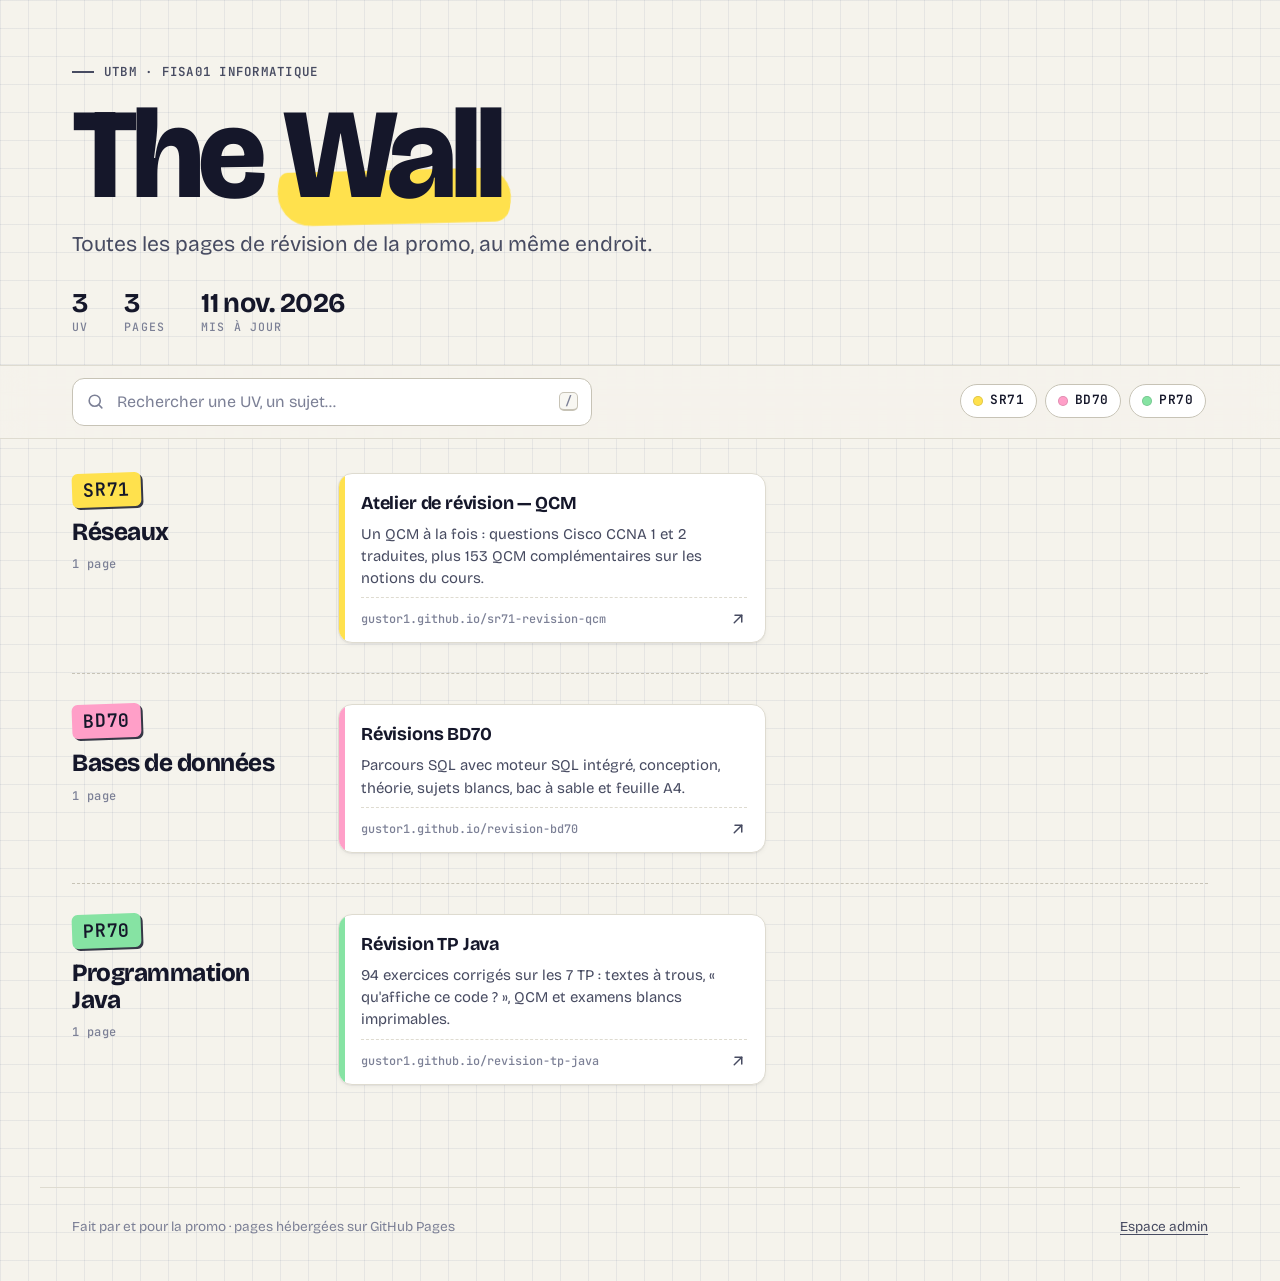
<file: index.html>
<!doctype html>
<html lang="fr">
  <head>
    <meta charset="utf-8" />
    <meta name="viewport" content="width=device-width, initial-scale=1" />
    <title>The Wall · Révisions FISA01 Info</title>
    <meta name="description" content="Toutes les pages de révision de la promo FISA01 Informatique de l'UTBM, au même endroit." />
    <meta name="theme-color" content="#f5f3ec" media="(prefers-color-scheme: light)" />
    <meta name="theme-color" content="#11131b" media="(prefers-color-scheme: dark)" />
    <link rel="icon" href="assets/favicon.svg" type="image/svg+xml" />
    <link rel="preconnect" href="https://fonts.googleapis.com" />
    <link rel="preconnect" href="https://fonts.gstatic.com" crossorigin />
    <link
      rel="stylesheet"
      href="https://fonts.googleapis.com/css2?family=Bricolage+Grotesque:opsz,wght@12..96,400..800&family=JetBrains+Mono:wght@400;500;600&display=swap"
    />
    <link rel="stylesheet" href="assets/css/base.css" />
    <link rel="stylesheet" href="assets/css/wall.css" />
    <script type="module" src="assets/js/wall.js"></script>
  </head>
  <body>
    <a class="skip" href="#wall">Aller aux pages de révision</a>

    <header class="hero container">
      <p class="eyebrow" id="promo">UTBM · FISA01 Informatique</p>
      <h1 class="hero-title" id="site-title">The <span class="hl">Wall</span></h1>
      <p class="hero-sub" id="site-subtitle">Toutes les pages de révision de la promo, au même endroit.</p>
      <dl class="stats">
        <div><dt>UV</dt><dd id="stat-uvs">–</dd></div>
        <div><dt>Pages</dt><dd id="stat-links">–</dd></div>
        <div><dt>Mis à jour</dt><dd id="stat-updated">–</dd></div>
      </dl>
    </header>

    <div class="toolbar">
      <div class="container toolbar-inner">
        <div class="search" role="search">
          <svg class="icon" viewBox="0 0 24 24" fill="none" stroke="currentColor" stroke-width="2" stroke-linecap="round" aria-hidden="true">
            <circle cx="11" cy="11" r="7" />
            <path d="m20 20-3.5-3.5" />
          </svg>
          <label class="visually-hidden" for="q">Rechercher une page de révision</label>
          <input id="q" type="search" placeholder="Rechercher une UV, un sujet…" autocomplete="off" spellcheck="false" />
          <kbd title="Raccourci clavier">/</kbd>
        </div>
        <span class="result-count" id="result-count" aria-live="polite"></span>
        <nav class="uv-nav" id="uv-nav" aria-label="Aller à une UV"></nav>
      </div>
    </div>

    <main id="wall" class="wall container" tabindex="-1">
      <div class="skeleton" aria-label="Chargement des pages">
        <span></span><span></span><span></span>
      </div>
    </main>

    <footer class="footer container">
      <span>Fait par et pour la promo · pages hébergées sur GitHub Pages</span>
      <a href="admin.html">Espace admin</a>
    </footer>
  </body>
</html>
</file>
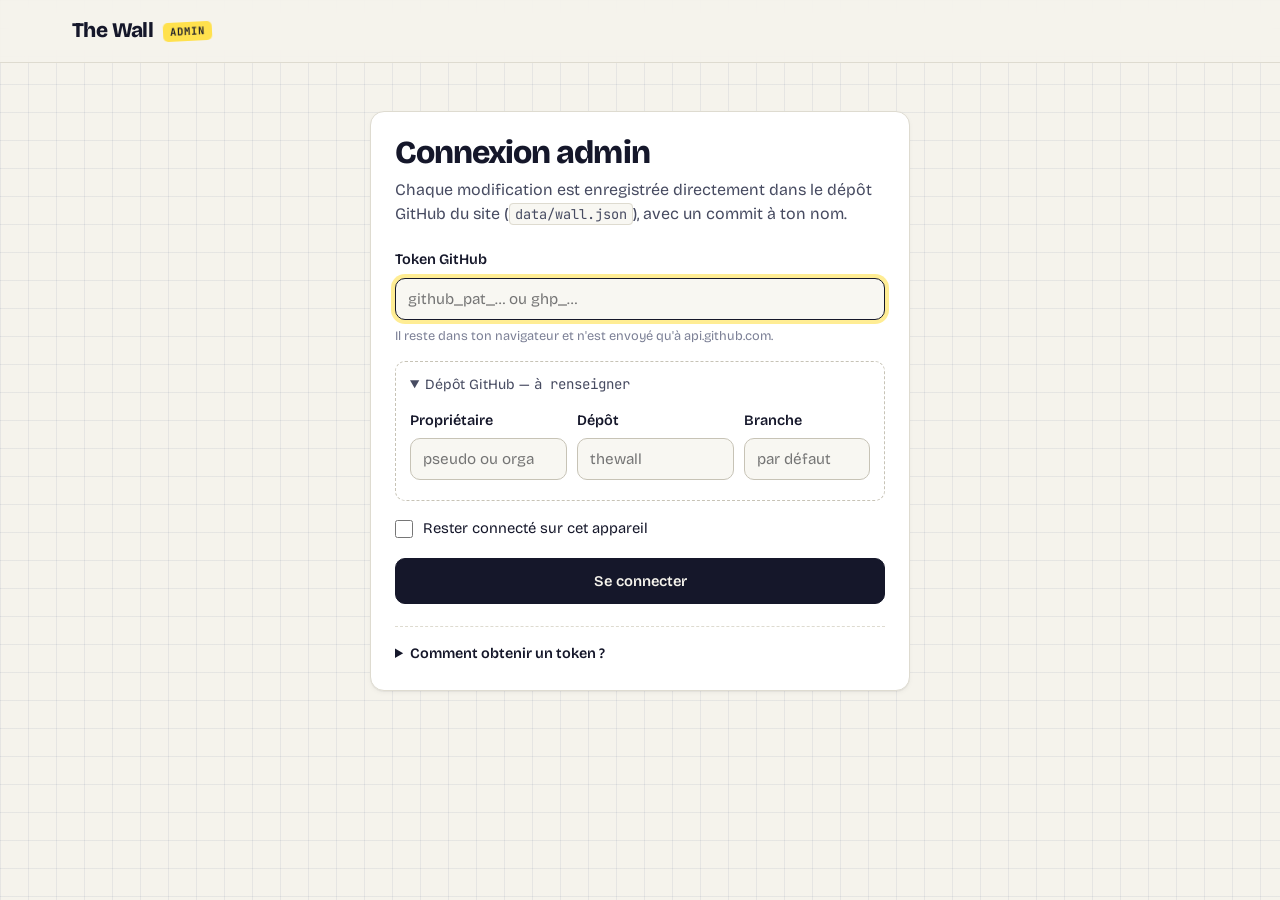
<file: admin.html>
<!doctype html>
<html lang="fr">
  <head>
    <meta charset="utf-8" />
    <meta name="viewport" content="width=device-width, initial-scale=1" />
    <meta name="robots" content="noindex, nofollow" />
    <title>Admin · The Wall</title>
    <link rel="icon" href="assets/favicon.svg" type="image/svg+xml" />
    <link rel="preconnect" href="https://fonts.googleapis.com" />
    <link rel="preconnect" href="https://fonts.gstatic.com" crossorigin />
    <link
      rel="stylesheet"
      href="https://fonts.googleapis.com/css2?family=Bricolage+Grotesque:opsz,wght@12..96,400..800&family=JetBrains+Mono:wght@400;500;600&display=swap"
    />
    <link rel="stylesheet" href="assets/css/base.css" />
    <link rel="stylesheet" href="assets/css/admin.css" />
    <script type="module" src="assets/js/admin.js"></script>
  </head>
  <body>
    <header class="admin-bar">
      <div class="container admin-bar-inner">
        <a class="brand" href="./" title="Voir le site public">The Wall <small>admin</small></a>
        <div class="session" id="session" hidden>
          <a class="session-repo" id="session-repo" target="_blank" rel="noopener"></a>
          <img id="session-avatar" alt="" width="28" height="28" />
          <span class="session-login" id="session-login"></span>
          <button class="btn ghost sm" type="button" data-action="logout">Déconnexion</button>
        </div>
      </div>
    </header>

    <main class="container admin-main">
      <!-- Connexion -->
      <section id="view-login" class="login" hidden>
        <div class="panel">
          <h1>Connexion admin</h1>
          <p class="lead">
            Chaque modification est enregistrée directement dans le dépôt GitHub du site
            (<code>data/wall.json</code>), avec un commit à ton nom.
          </p>

          <form id="login-form" novalidate>
            <div class="field">
              <label for="token">Token GitHub</label>
              <input id="token" type="password" autocomplete="off" spellcheck="false" placeholder="github_pat_… ou ghp_…" />
              <span class="hint">Il reste dans ton navigateur et n'est envoyé qu'à api.github.com.</span>
            </div>

            <details class="repo-box" id="repo-box">
              <summary>Dépôt GitHub — <span class="mono" id="repo-summary">non détecté</span></summary>
              <div class="row-3">
                <div class="field">
                  <label for="owner">Propriétaire</label>
                  <input id="owner" type="text" autocomplete="off" spellcheck="false" placeholder="pseudo ou orga" />
                </div>
                <div class="field">
                  <label for="repo">Dépôt</label>
                  <input id="repo" type="text" autocomplete="off" spellcheck="false" placeholder="thewall" />
                </div>
                <div class="field">
                  <label for="branch">Branche</label>
                  <input id="branch" type="text" autocomplete="off" spellcheck="false" placeholder="par défaut" />
                </div>
              </div>
            </details>

            <label class="check"><input type="checkbox" id="remember" /> Rester connecté sur cet appareil</label>
            <p class="error-box" id="login-error" role="alert" hidden></p>
            <button class="btn primary block" type="submit" id="login-submit">Se connecter</button>
          </form>

          <details class="help">
            <summary>Comment obtenir un token ?</summary>
            <ol>
              <li>Le propriétaire du dépôt t'ajoute comme collaborateur (<em>Settings → Collaborators</em>) ou comme membre de l'organisation.</li>
              <li>
                Crée un
                <a href="https://github.com/settings/personal-access-tokens/new" target="_blank" rel="noopener">token « fine-grained »</a> :
                accès au seul dépôt du mur, permission <b>Contents : Read and write</b>, avec une date d'expiration.
              </li>
              <li>
                Si le dépôt appartient au compte perso de quelqu'un d'autre, GitHub ne le propose pas aux tokens fine-grained : crée alors un
                <a href="https://github.com/settings/tokens/new?scopes=public_repo&amp;description=The%20Wall%20admin" target="_blank" rel="noopener">token classique</a>
                avec uniquement la case <b>public_repo</b>.
              </li>
              <li>Colle le token ci-dessus. Ne le partage jamais : il permet d'écrire dans le dépôt en ton nom.</li>
            </ol>
          </details>
        </div>
      </section>

      <!-- Gestion du mur -->
      <section id="view-app" hidden>
        <div class="app-head">
          <div>
            <p class="app-stats" id="app-stats"></p>
            <h1>Gérer le mur</h1>
          </div>
          <div class="app-actions">
            <button class="btn primary" type="button" data-action="add-link">+ Ajouter une page</button>
            <button class="btn" type="button" data-action="add-uv">+ Ajouter une UV</button>
            <button class="btn ghost" type="button" data-action="refresh" title="Relire la dernière version depuis GitHub">Recharger</button>
          </div>
        </div>

        <div class="uv-list" id="uv-list"></div>

        <div class="grid-2">
          <section class="panel">
            <h2>Infos du site</h2>
            <form id="site-form" novalidate>
              <div class="field">
                <label for="site-title">Titre</label>
                <input id="site-title" type="text" maxlength="40" />
              </div>
              <div class="field">
                <label for="site-subtitle">Sous-titre</label>
                <input id="site-subtitle" type="text" maxlength="140" />
              </div>
              <div class="field">
                <label for="site-promo">Promo</label>
                <input id="site-promo" type="text" maxlength="60" />
              </div>
              <button class="btn" type="submit">Enregistrer et publier</button>
            </form>
          </section>
          <section class="panel">
            <h2>Dernières modifications</h2>
            <ol class="history" id="history"></ol>
          </section>
        </div>
      </section>
    </main>

    <!-- Ajouter / modifier une page -->
    <dialog id="dlg-link" aria-labelledby="dlg-link-title">
      <form id="link-form" novalidate>
        <div class="dlg-body">
          <h2 id="dlg-link-title">Ajouter une page</h2>
          <div class="field">
            <label for="link-url">Adresse de la page</label>
            <input id="link-url" type="url" inputmode="url" autocomplete="off" spellcheck="false" placeholder="https://pseudo.github.io/revision-xxx/" />
            <span class="hint warn" id="link-url-dup"></span>
            <span class="hint" id="link-url-status"></span>
          </div>
          <div class="hint-box" id="link-url-suggest" hidden>
            <span></span>
            <button class="btn sm" type="button" id="link-url-apply">Utiliser ce lien</button>
          </div>
          <div class="field">
            <label for="link-uv">UV</label>
            <select id="link-uv"></select>
          </div>
          <div class="field">
            <label for="link-title">Titre</label>
            <input id="link-title" type="text" maxlength="120" autocomplete="off" />
          </div>
          <div class="field">
            <label for="link-desc">Description <span class="muted">(facultatif)</span></label>
            <textarea id="link-desc" maxlength="300" rows="3"></textarea>
          </div>
          <p class="error-box" role="alert" hidden></p>
        </div>
        <div class="dlg-foot">
          <button class="btn ghost" type="button" data-close>Annuler</button>
          <button class="btn primary" type="submit" id="link-submit">Publier</button>
        </div>
      </form>
    </dialog>

    <!-- Ajouter / modifier une UV -->
    <dialog id="dlg-uv" aria-labelledby="dlg-uv-title">
      <form id="uv-form" novalidate>
        <div class="dlg-body">
          <h2 id="dlg-uv-title">Ajouter une UV</h2>
          <div class="field">
            <label for="uv-code">Code de l'UV</label>
            <input id="uv-code" type="text" maxlength="12" autocomplete="off" spellcheck="false" placeholder="SR71" class="mono upper" />
          </div>
          <div class="field">
            <label for="uv-name">Nom</label>
            <input id="uv-name" type="text" maxlength="80" autocomplete="off" placeholder="Réseaux" />
          </div>
          <div class="field">
            <label for="uv-desc">Description <span class="muted">(facultatif)</span></label>
            <textarea id="uv-desc" maxlength="240" rows="2"></textarea>
          </div>
          <p class="error-box" role="alert" hidden></p>
        </div>
        <div class="dlg-foot">
          <button class="btn ghost" type="button" data-close>Annuler</button>
          <button class="btn primary" type="submit" id="uv-submit">Publier</button>
        </div>
      </form>
    </dialog>

    <!-- Confirmation -->
    <dialog id="dlg-confirm" class="dlg-sm" aria-labelledby="dlg-confirm-title">
      <form method="dialog">
        <div class="dlg-body">
          <h2 id="dlg-confirm-title"></h2>
          <p id="dlg-confirm-text"></p>
        </div>
        <div class="dlg-foot">
          <button class="btn ghost" value="no">Annuler</button>
          <button class="btn danger" value="yes" id="dlg-confirm-ok">Supprimer</button>
        </div>
      </form>
    </dialog>

    <div class="toast" id="toast" popover="manual" role="status" aria-live="polite"></div>
  </body>
</html>
</file>
<file: assets/css/base.css>
/* ==========================================================================
   The Wall — base commune (tokens, typo, boutons, champs)
   Thème « cahier de révision » : papier quadrillé, encre, surligneurs.
   ========================================================================== */

*,
*::before,
*::after {
  box-sizing: border-box;
}

:root {
  color-scheme: light;

  --paper: #f5f3ec;
  --grid: rgba(38, 58, 120, 0.075);
  --surface: #ffffff;
  --surface-2: #f8f7f2;
  --ink: #15172a;
  --ink-2: #474b61;
  --ink-3: #7c8096;
  --line: #dedbd0;
  --line-strong: #c7c3b6;
  --accent: #2443d6;
  --danger: #c22f2f;
  --ok: #1d7f47;

  /* Surligneurs (une couleur par UV) */
  --hl: #ffe14d;
  --hl-1: #ffe14d;
  --hl-2: #ff9fc8;
  --hl-3: #86e3a3;
  --hl-4: #8ccfff;
  --hl-5: #ffbd76;
  --hl-6: #c8b0ff;
  --hl-ink: #15172a;

  --sticker-shadow: rgba(21, 23, 42, 0.85);
  --shadow-sm: 0 1px 0 rgba(21, 23, 42, 0.04), 0 2px 6px -2px rgba(21, 23, 42, 0.08);
  --shadow-lg: 0 2px 0 rgba(21, 23, 42, 0.04), 0 16px 32px -14px rgba(21, 23, 42, 0.28);
  --radius: 14px;

  --font-body: "Bricolage Grotesque", system-ui, -apple-system, "Segoe UI", sans-serif;
  --font-display: "Bricolage Grotesque", system-ui, -apple-system, "Segoe UI", sans-serif;
  --font-mono: "JetBrains Mono", ui-monospace, "Cascadia Code", Consolas, monospace;
}

@media (prefers-color-scheme: dark) {
  :root {
    color-scheme: dark;

    --paper: #11131b;
    --grid: rgba(140, 160, 255, 0.055);
    --surface: #1a1d29;
    --surface-2: #151823;
    --ink: #eceef6;
    --ink-2: #b4b9cd;
    --ink-3: #7f859d;
    --line: #2a2e3e;
    --line-strong: #3b4054;
    --accent: #8fa3ff;
    --danger: #ff6b6b;
    --ok: #5fd08f;

    --hl: #f2d23c;
    --hl-1: #f2d23c;
    --hl-2: #f58cb9;
    --hl-3: #6fd690;
    --hl-4: #74bff5;
    --hl-5: #f5ab5f;
    --hl-6: #b59cf5;

    --sticker-shadow: rgba(0, 0, 0, 0.7);
    --shadow-sm: 0 1px 0 rgba(0, 0, 0, 0.2), 0 2px 8px -2px rgba(0, 0, 0, 0.35);
    --shadow-lg: 0 2px 0 rgba(0, 0, 0, 0.2), 0 18px 36px -14px rgba(0, 0, 0, 0.6);
  }
}

html {
  -webkit-text-size-adjust: 100%;
  scroll-behavior: smooth;
  scroll-padding-top: 150px;
}

body {
  margin: 0;
  min-height: 100vh;
  font-family: var(--font-body);
  font-size: 16px;
  line-height: 1.55;
  font-variation-settings: "opsz" 14;
  color: var(--ink);
  background-color: var(--paper);
  background-image:
    linear-gradient(var(--grid) 1px, transparent 1px),
    linear-gradient(90deg, var(--grid) 1px, transparent 1px);
  background-size: 28px 28px;
  -webkit-font-smoothing: antialiased;
  overflow-x: hidden;
}

.container {
  width: 100%;
  max-width: 1200px;
  margin-inline: auto;
  padding-inline: 16px;
}

@media (min-width: 720px) {
  .container {
    padding-inline: 32px;
  }
}

a {
  color: inherit;
}

:focus-visible {
  outline: 3px solid var(--accent);
  outline-offset: 2px;
  border-radius: 6px;
}

.skip {
  position: absolute;
  left: -9999px;
  top: 12px;
  z-index: 100;
  padding: 8px 14px;
  border-radius: 8px;
  background: var(--ink);
  color: var(--paper);
  text-decoration: none;
}

.skip:focus {
  left: 16px;
}

.visually-hidden {
  position: absolute !important;
  width: 1px;
  height: 1px;
  overflow: hidden;
  clip: rect(0 0 0 0);
  white-space: nowrap;
}

.mono {
  font-family: var(--font-mono);
}

.muted {
  color: var(--ink-3);
}

/* Surligneur pour les résultats de recherche */
mark {
  color: var(--hl-ink);
  background: var(--hl);
  border-radius: 0.2em 0.35em 0.25em 0.3em;
  padding: 0 0.08em;
  box-decoration-break: clone;
  -webkit-box-decoration-break: clone;
}

kbd {
  display: inline-grid;
  place-items: center;
  min-width: 1.6em;
  height: 1.6em;
  padding: 0 0.4em;
  font: 600 0.75rem/1 var(--font-mono);
  color: var(--ink-3);
  border: 1px solid var(--line-strong);
  border-bottom-width: 2px;
  border-radius: 5px;
  background: var(--surface-2);
}

/* Étiquette d'UV façon gommette */
.uv-code {
  display: inline-block;
  padding: 0.42em 0.6em;
  font: 600 0.95rem/1 var(--font-mono);
  letter-spacing: 0.04em;
  color: var(--hl-ink);
  background: var(--uv, var(--hl));
  border-radius: 6px;
  box-shadow: 2px 2px 0 var(--sticker-shadow);
  transform: rotate(-2deg);
  white-space: nowrap;
}

.uv-code mark {
  background: var(--surface);
  color: var(--hl-ink);
}

/* Boutons */
.btn {
  display: inline-flex;
  align-items: center;
  justify-content: center;
  gap: 8px;
  height: 40px;
  padding: 0 16px;
  font: 600 0.92rem/1 var(--font-body);
  color: var(--ink);
  text-decoration: none;
  background: var(--surface);
  border: 1.5px solid var(--line-strong);
  border-radius: 10px;
  cursor: pointer;
  transition: background-color 0.15s, border-color 0.15s, transform 0.1s;
}

.btn:hover {
  border-color: var(--ink);
}

.btn:active {
  transform: translateY(1px);
}

.btn.primary {
  color: var(--paper);
  background: var(--ink);
  border-color: var(--ink);
}

.btn.primary:hover {
  background: color-mix(in srgb, var(--ink) 82%, var(--accent));
}

.btn.danger {
  color: #fff;
  background: var(--danger);
  border-color: var(--danger);
}

.btn.ghost {
  background: transparent;
  border-color: transparent;
}

.btn.ghost:hover {
  background: var(--surface-2);
  border-color: var(--line);
}

.btn.sm {
  height: 34px;
  padding: 0 12px;
  font-size: 0.85rem;
}

.btn:disabled {
  opacity: 0.55;
  cursor: progress;
}

.btn .icon {
  width: 18px;
  height: 18px;
  flex: none;
}

/* Champs */
.input,
.field input,
.field select,
.field textarea {
  width: 100%;
  height: 42px;
  padding: 0 12px;
  font: inherit;
  font-size: 0.95rem;
  color: var(--ink);
  background: var(--surface-2);
  border: 1.5px solid var(--line-strong);
  border-radius: 10px;
  transition: border-color 0.15s, box-shadow 0.15s;
}

.field textarea {
  height: auto;
  min-height: 88px;
  padding: 10px 12px;
  line-height: 1.45;
  resize: vertical;
}

.input:focus,
.field input:focus,
.field select:focus,
.field textarea:focus {
  outline: none;
  border-color: var(--ink);
  box-shadow: 0 0 0 4px color-mix(in srgb, var(--hl) 60%, transparent);
}

@media (prefers-reduced-motion: reduce) {
  html {
    scroll-behavior: auto;
  }

  *,
  *::before,
  *::after {
    transition: none !important;
    animation: none !important;
  }
}
</file>
<file: assets/css/wall.css>
/* ==========================================================================
   The Wall — page publique
   ========================================================================== */

/* En-tête */
.hero {
  padding-block: 56px 32px;
}

.eyebrow {
  display: inline-flex;
  align-items: center;
  gap: 10px;
  margin: 0;
  font: 600 0.78rem/1 var(--font-mono);
  letter-spacing: 0.1em;
  text-transform: uppercase;
  color: var(--ink-2);
}

.eyebrow::before {
  content: "";
  width: 22px;
  height: 2px;
  background: var(--ink-2);
}

.hero-title {
  margin: 18px 0 18px;
  font-family: var(--font-display);
  font-size: clamp(3.4rem, 13vw, 8rem);
  font-weight: 800;
  font-variation-settings: "opsz" 96;
  line-height: 0.88;
  letter-spacing: -0.045em;
}

.hero-title .hl {
  position: relative;
  z-index: 0;
  white-space: nowrap;
}

.hero-title .hl::before {
  content: "";
  position: absolute;
  z-index: -1;
  left: -0.05em;
  right: -0.09em;
  bottom: 0.04em;
  height: 0.42em;
  background: var(--hl);
  border-radius: 0.06em 0.28em 0.1em 0.32em;
  transform: rotate(-1.4deg) skewX(-10deg);
  transform-origin: left center;
  animation: swipe 0.7s 0.15s cubic-bezier(0.2, 0.7, 0.2, 1) both;
}

@keyframes swipe {
  from {
    transform: rotate(-1.4deg) skewX(-10deg) scaleX(0);
  }
}

.hero-sub {
  max-width: 44ch;
  margin: 0;
  font-size: clamp(1.08rem, 2.3vw, 1.32rem);
  line-height: 1.45;
  color: var(--ink-2);
}

.stats {
  display: flex;
  flex-wrap: wrap;
  gap: 14px 36px;
  margin: 30px 0 0;
  padding: 0;
}

.stats div {
  display: flex;
  flex-direction: column-reverse;
  gap: 4px;
}

.stats dt {
  font: 500 0.72rem/1 var(--font-mono);
  letter-spacing: 0.1em;
  text-transform: uppercase;
  color: var(--ink-3);
}

.stats dd {
  margin: 0;
  font: 700 1.7rem/1 var(--font-display);
  letter-spacing: -0.02em;
}

/* Barre de recherche collante */
.toolbar {
  position: sticky;
  top: 0;
  z-index: 20;
  background: color-mix(in srgb, var(--paper) 86%, transparent);
  -webkit-backdrop-filter: blur(12px);
  backdrop-filter: blur(12px);
  border-block: 1px solid var(--line);
}

.toolbar-inner {
  display: flex;
  flex-wrap: wrap;
  align-items: center;
  gap: 10px 18px;
  padding-block: 12px;
}

.search {
  position: relative;
  display: flex;
  align-items: center;
  flex: 1 1 340px;
  max-width: 520px;
}

.search .icon {
  position: absolute;
  left: 14px;
  width: 19px;
  height: 19px;
  color: var(--ink-3);
  pointer-events: none;
}

.search input {
  width: 100%;
  height: 48px;
  padding: 0 46px 0 44px;
  font: inherit;
  font-size: 1rem;
  color: var(--ink);
  background: var(--surface);
  border: 1.5px solid var(--line-strong);
  border-radius: 12px;
  transition: border-color 0.15s, box-shadow 0.15s;
}

.search input::placeholder {
  color: var(--ink-3);
}

.search input:focus {
  outline: none;
  border-color: var(--ink);
  box-shadow: 0 0 0 4px color-mix(in srgb, var(--hl) 65%, transparent);
}

.search kbd {
  position: absolute;
  right: 14px;
  pointer-events: none;
}

.search input:not(:placeholder-shown) ~ kbd,
.search input:focus ~ kbd {
  display: none;
}

@media (hover: none) {
  .search kbd {
    display: none;
  }
}

.result-count {
  font: 500 0.78rem/1 var(--font-mono);
  color: var(--ink-3);
  white-space: nowrap;
}

.uv-nav {
  display: flex;
  gap: 8px;
  flex: 1 1 100%;
  min-width: 0;
  overflow-x: auto;
  padding: 2px 2px 4px;
  scrollbar-width: none;
}

.uv-nav::-webkit-scrollbar {
  display: none;
}

@media (min-width: 1000px) {
  .uv-nav {
    flex: 1 1 0;
    justify-content: flex-end;
  }
}

.chip {
  display: inline-flex;
  align-items: center;
  gap: 7px;
  height: 34px;
  padding: 0 12px;
  font: 600 0.8rem/1 var(--font-mono);
  letter-spacing: 0.03em;
  color: var(--ink);
  text-decoration: none;
  white-space: nowrap;
  background: var(--surface);
  border: 1px solid var(--line-strong);
  border-radius: 999px;
  transition: border-color 0.15s, opacity 0.2s, transform 0.15s;
}

.chip::before {
  content: "";
  width: 10px;
  height: 10px;
  border-radius: 50%;
  background: var(--uv);
  box-shadow: inset 0 0 0 1px rgba(0, 0, 0, 0.12);
}

.chip:hover {
  border-color: var(--ink);
  transform: translateY(-1px);
}

.chip.is-dim {
  opacity: 0.35;
  pointer-events: none;
}

/* Le mur */
.wall {
  padding-block: 28px 72px;
}

.uv {
  display: grid;
  grid-template-columns: minmax(0, 1fr);
  gap: 18px;
  padding-block: 30px;
  border-top: 1.5px dashed var(--line-strong);
}

.uv:first-child {
  border-top: 0;
  padding-top: 6px;
}

.uv-head {
  display: flex;
  flex-wrap: wrap;
  align-items: center;
  gap: 8px 14px;
}

.uv-name {
  margin: 0;
  font: 750 1.55rem/1.1 var(--font-display);
  font-variation-settings: "opsz" 48;
  letter-spacing: -0.02em;
}

.uv-desc {
  flex-basis: 100%;
  margin: 0;
  font-size: 0.95rem;
  color: var(--ink-2);
}

.uv-meta {
  margin: 0;
  font: 500 0.75rem/1 var(--font-mono);
  letter-spacing: 0.04em;
  color: var(--ink-3);
}

@media (min-width: 900px) {
  .uv {
    grid-template-columns: 230px minmax(0, 1fr);
    gap: 36px;
  }

  .uv-head {
    position: sticky;
    top: 96px;
    flex-direction: column;
    align-items: flex-start;
    align-self: start;
    gap: 12px;
  }

  .uv-head .uv-code {
    font-size: 1.15rem;
  }
}

.cards {
  display: grid;
  grid-template-columns: repeat(auto-fill, minmax(min(100%, 290px), 1fr));
  gap: 14px;
  margin: 0;
  padding: 0;
  list-style: none;
}

.card {
  position: relative;
  display: flex;
  flex-direction: column;
  gap: 8px;
  height: 100%;
  padding: 18px 18px 14px 22px;
  color: inherit;
  text-decoration: none;
  background: var(--surface);
  border: 1px solid var(--line);
  border-radius: var(--radius);
  box-shadow: var(--shadow-sm);
  overflow: hidden;
  transition: transform 0.18s ease, box-shadow 0.18s ease, border-color 0.18s ease;
}

.card::before {
  content: "";
  position: absolute;
  inset: 0 auto 0 0;
  width: 6px;
  background: var(--uv);
}

.card:hover {
  transform: translateY(-3px);
  border-color: var(--line-strong);
  box-shadow: var(--shadow-lg);
}

.card:focus-visible {
  outline-offset: 3px;
  border-radius: var(--radius);
}

.card-title {
  font: 700 1.14rem/1.25 var(--font-display);
  font-variation-settings: "opsz" 32;
  letter-spacing: -0.01em;
}

.card-desc {
  font-size: 0.93rem;
  line-height: 1.5;
  color: var(--ink-2);
}

.card-foot {
  display: flex;
  align-items: center;
  gap: 8px;
  margin-top: auto;
  padding-top: 12px;
  font: 500 0.74rem/1.2 var(--font-mono);
  color: var(--ink-3);
  border-top: 1px dashed var(--line);
}

.card-host {
  flex: 1;
  min-width: 0;
  overflow: hidden;
  text-overflow: ellipsis;
  white-space: nowrap;
}

.badge-new {
  flex: none;
  padding: 4px 7px;
  font: 600 0.66rem/1 var(--font-mono);
  letter-spacing: 0.08em;
  text-transform: uppercase;
  color: var(--paper);
  background: var(--ink);
  border-radius: 999px;
}

.card-arrow {
  flex: none;
  width: 18px;
  height: 18px;
  color: var(--ink-2);
  transition: transform 0.18s ease, color 0.18s ease;
}

.card:hover .card-arrow {
  transform: translate(2px, -2px);
  color: var(--ink);
}

.wall.animate .card {
  animation: rise 0.45s cubic-bezier(0.2, 0.7, 0.2, 1) both;
  animation-delay: calc(var(--i, 0) * 40ms + 80ms);
}

@keyframes rise {
  from {
    opacity: 0;
    transform: translateY(10px);
  }
}

.uv-empty {
  margin: 0;
  padding: 18px;
  font-style: italic;
  color: var(--ink-3);
  border: 1.5px dashed var(--line-strong);
  border-radius: var(--radius);
}

/* États : chargement, vide, erreur */
.state {
  max-width: 520px;
  margin: 24px auto;
  padding: 48px 16px;
  text-align: center;
  color: var(--ink-2);
}

.state h2 {
  margin: 0 0 8px;
  font: 700 1.4rem/1.2 var(--font-display);
  color: var(--ink);
}

.state p {
  margin: 0 0 18px;
}

.skeleton {
  display: grid;
  gap: 14px;
  grid-template-columns: repeat(auto-fill, minmax(min(100%, 290px), 1fr));
  padding-top: 8px;
}

.skeleton span {
  height: 150px;
  border-radius: var(--radius);
  background: linear-gradient(90deg, var(--surface) 30%, var(--surface-2) 50%, var(--surface) 70%) 0 0 / 300% 100%;
  border: 1px solid var(--line);
  animation: shimmer 1.4s linear infinite;
}

@keyframes shimmer {
  to {
    background-position: -150% 0;
  }
}

/* Pied de page */
.footer {
  display: flex;
  flex-wrap: wrap;
  justify-content: space-between;
  gap: 10px 24px;
  padding-block: 28px 44px;
  font-size: 0.85rem;
  color: var(--ink-3);
  border-top: 1px solid var(--line);
}

.footer a {
  color: var(--ink-2);
  text-underline-offset: 3px;
}

.footer a:hover {
  color: var(--ink);
}
</file>
<file: assets/css/admin.css>
/* ==========================================================================
   The Wall — interface admin
   ========================================================================== */

body.is-busy {
  cursor: progress;
}

/* Barre du haut */
.admin-bar {
  position: sticky;
  top: 0;
  z-index: 20;
  background: color-mix(in srgb, var(--paper) 88%, transparent);
  -webkit-backdrop-filter: blur(12px);
  backdrop-filter: blur(12px);
  border-bottom: 1px solid var(--line);
}

.admin-bar-inner {
  display: flex;
  align-items: center;
  justify-content: space-between;
  gap: 12px;
  min-height: 62px;
}

.brand {
  display: inline-flex;
  align-items: center;
  gap: 10px;
  font: 800 1.3rem/1 var(--font-display);
  letter-spacing: -0.03em;
  text-decoration: none;
  white-space: nowrap;
}

.brand small {
  padding: 4px 7px;
  font: 600 0.66rem/1 var(--font-mono);
  letter-spacing: 0.1em;
  text-transform: uppercase;
  color: var(--hl-ink);
  background: var(--hl);
  border-radius: 5px;
  transform: rotate(-3deg);
}

.session {
  display: flex;
  align-items: center;
  gap: 10px;
  min-width: 0;
  font-size: 0.88rem;
}

.session[hidden] {
  display: none;
}

.session img {
  width: 28px;
  height: 28px;
  border-radius: 50%;
  border: 1px solid var(--line);
}

.session-repo {
  max-width: 30ch;
  overflow: hidden;
  font: 500 0.76rem/1 var(--font-mono);
  color: var(--ink-3);
  text-decoration: none;
  text-overflow: ellipsis;
  white-space: nowrap;
}

.session-repo:hover {
  color: var(--ink);
  text-decoration: underline;
}

@media (max-width: 680px) {
  .session-repo,
  .session-login {
    display: none;
  }
}

.admin-main {
  padding-bottom: 80px;
}

/* Panneaux & formulaires */
.panel {
  padding: 24px;
  background: var(--surface);
  border: 1px solid var(--line);
  border-radius: var(--radius);
  box-shadow: var(--shadow-sm);
}

.panel h2 {
  margin: 0 0 16px;
  font: 700 1.15rem/1.2 var(--font-display);
}

.field {
  display: grid;
  gap: 6px;
  margin-bottom: 16px;
}

.field label {
  font-size: 0.9rem;
  font-weight: 600;
}

.hint {
  font-size: 0.8rem;
  color: var(--ink-3);
}

.hint:empty {
  display: none;
}

.hint.warn {
  color: var(--danger);
}

.upper {
  text-transform: uppercase;
}

.error-box {
  margin: 0 0 16px;
  padding: 10px 12px;
  font-size: 0.9rem;
  color: var(--danger);
  background: color-mix(in srgb, var(--danger) 9%, var(--surface));
  border: 1px solid color-mix(in srgb, var(--danger) 35%, transparent);
  border-radius: 10px;
}

.error-box[hidden] {
  display: none;
}

.btn.block {
  width: 100%;
  height: 46px;
}

/* Connexion */
.login {
  max-width: 540px;
  margin: 48px auto 0;
}

.login h1 {
  margin: 0 0 8px;
  font: 800 2rem/1.05 var(--font-display);
  letter-spacing: -0.03em;
}

.lead {
  margin: 0 0 22px;
  color: var(--ink-2);
}

.lead code {
  padding: 1px 5px;
  font: 0.85em var(--font-mono);
  background: var(--surface-2);
  border: 1px solid var(--line);
  border-radius: 4px;
}

.repo-box {
  margin: 0 0 16px;
  padding: 12px 14px;
  border: 1.5px dashed var(--line-strong);
  border-radius: 10px;
}

.repo-box summary {
  font-size: 0.88rem;
  color: var(--ink-2);
  cursor: pointer;
}

.repo-box[open] summary {
  margin-bottom: 14px;
}

.repo-box .field {
  margin-bottom: 8px;
}

.row-3 {
  display: grid;
  grid-template-columns: minmax(0, 1fr);
  gap: 0 10px;
}

@media (min-width: 560px) {
  .row-3 {
    grid-template-columns: 1fr 1fr 0.8fr;
  }
}

.check {
  display: flex;
  align-items: center;
  gap: 10px;
  margin: 0 0 18px;
  font-size: 0.92rem;
  cursor: pointer;
}

.check input {
  width: 18px;
  height: 18px;
  margin: 0;
  accent-color: var(--ink);
}

.help {
  margin-top: 22px;
  padding-top: 16px;
  font-size: 0.9rem;
  color: var(--ink-2);
  border-top: 1px dashed var(--line);
}

.help summary {
  font-weight: 600;
  color: var(--ink);
  cursor: pointer;
}

.help ol {
  display: grid;
  gap: 8px;
  margin: 12px 0 0;
  padding-left: 20px;
}

.help a {
  color: var(--accent);
}

/* En-tête de la gestion */
.app-head {
  display: flex;
  flex-wrap: wrap;
  align-items: flex-end;
  justify-content: space-between;
  gap: 16px;
  margin: 36px 0 22px;
}

.app-head h1 {
  margin: 6px 0 0;
  font: 800 clamp(2rem, 5vw, 2.6rem)/1 var(--font-display);
  letter-spacing: -0.035em;
}

.app-stats {
  margin: 0;
  font: 500 0.76rem/1 var(--font-mono);
  letter-spacing: 0.08em;
  text-transform: uppercase;
  color: var(--ink-3);
}

.app-actions {
  display: flex;
  flex-wrap: wrap;
  gap: 8px;
}

/* Liste des UV */
.uv-list {
  display: grid;
  grid-template-columns: minmax(0, 1fr);
  gap: 14px;
}

.a-uv {
  padding: 16px 16px 12px 20px;
  background: var(--surface);
  border: 1px solid var(--line);
  border-left: 6px solid var(--uv);
  border-radius: var(--radius);
  box-shadow: var(--shadow-sm);
}

.a-uv-head {
  display: flex;
  flex-wrap: wrap;
  align-items: center;
  gap: 10px 14px;
}

.a-uv-title {
  display: flex;
  flex: 1 1 160px;
  flex-direction: column;
  min-width: 0;
}

.a-uv-title strong {
  font: 700 1.15rem/1.2 var(--font-display);
  overflow-wrap: anywhere;
}

.a-uv-title span {
  font: 500 0.75rem/1.4 var(--font-mono);
  color: var(--ink-3);
}

.row-actions {
  display: flex;
  flex: none;
  gap: 2px;
  margin-left: auto;
}

.icon-btn {
  display: grid;
  place-items: center;
  width: 34px;
  height: 34px;
  padding: 0;
  color: var(--ink-2);
  background: transparent;
  border: 1px solid transparent;
  border-radius: 8px;
  cursor: pointer;
}

.icon-btn .icon {
  width: 18px;
  height: 18px;
}

.icon-btn:hover:not(:disabled) {
  color: var(--ink);
  background: var(--surface-2);
  border-color: var(--line);
}

.icon-btn.danger:hover:not(:disabled) {
  color: var(--danger);
}

.icon-btn:disabled {
  opacity: 0.25;
  cursor: default;
}

.a-links {
  margin: 14px 0 6px;
  padding: 0;
  list-style: none;
  border-top: 1px dashed var(--line);
}

.a-link {
  display: flex;
  flex-wrap: wrap;
  align-items: center;
  gap: 4px 12px;
  padding: 10px 0;
  border-bottom: 1px dashed var(--line);
}

.a-link-main {
  display: flex;
  flex: 1 1 220px;
  flex-direction: column;
  gap: 2px;
  min-width: 0;
}

.a-link-title {
  font-weight: 650;
  text-decoration: none;
  overflow-wrap: anywhere;
}

.a-link-title:hover {
  text-decoration: underline;
  text-underline-offset: 3px;
}

.a-link-url,
.a-link-desc {
  overflow: hidden;
  text-overflow: ellipsis;
  white-space: nowrap;
}

.a-link-url {
  font: 0.74rem/1.4 var(--font-mono);
  color: var(--ink-3);
}

.a-link-desc {
  font-size: 0.85rem;
  color: var(--ink-2);
}

.a-link-bad {
  font: 600 0.72rem/1.4 var(--font-mono);
  color: var(--danger);
}

.a-uv-empty {
  margin: 12px 0 8px;
  font-size: 0.9rem;
  font-style: italic;
  color: var(--ink-3);
}

.a-uv > .btn {
  margin-top: 6px;
}

.a-empty {
  padding: 48px 16px;
  text-align: center;
  color: var(--ink-2);
  border: 1.5px dashed var(--line-strong);
  border-radius: var(--radius);
}

.a-empty p {
  margin: 0 0 16px;
}

/* Bas de page : infos du site + historique */
.grid-2 {
  display: grid;
  grid-template-columns: minmax(0, 1fr);
  gap: 14px;
  margin-top: 28px;
}

@media (min-width: 900px) {
  .grid-2 {
    grid-template-columns: minmax(0, 1fr) minmax(0, 1fr);
    align-items: start;
  }
}

.history {
  margin: 0;
  padding: 0;
  list-style: none;
}

.history li {
  display: flex;
  flex-direction: column;
  gap: 2px;
  padding: 9px 0;
  font-size: 0.9rem;
  border-bottom: 1px dashed var(--line);
}

.history li:last-child {
  border-bottom: 0;
}

.history a {
  font-weight: 600;
  text-decoration: none;
  overflow-wrap: anywhere;
}

.history a:hover {
  text-decoration: underline;
  text-underline-offset: 3px;
}

.history span {
  font: 0.74rem/1.4 var(--font-mono);
  color: var(--ink-3);
}

/* Boîtes de dialogue */
dialog {
  width: min(560px, calc(100vw - 32px));
  max-height: calc(100dvh - 32px);
  padding: 0;
  color: var(--ink);
  background: var(--surface);
  border: 1px solid var(--line);
  border-radius: 16px;
  box-shadow: 0 30px 80px -20px rgba(0, 0, 0, 0.45);
}

dialog::backdrop {
  background: rgba(10, 12, 24, 0.45);
  -webkit-backdrop-filter: blur(2px);
  backdrop-filter: blur(2px);
}

dialog[open] {
  animation: pop 0.2s cubic-bezier(0.2, 0.7, 0.2, 1);
}

@keyframes pop {
  from {
    opacity: 0;
    transform: translateY(8px) scale(0.98);
  }
}

.dlg-sm {
  width: min(440px, calc(100vw - 32px));
}

.dlg-body {
  padding: 22px 22px 6px;
}

.dlg-body h2 {
  margin: 0 0 18px;
  font: 750 1.4rem/1.15 var(--font-display);
  letter-spacing: -0.02em;
}

.dlg-sm .dlg-body p {
  margin: 0 0 8px;
  color: var(--ink-2);
}

.dlg-foot {
  display: flex;
  justify-content: flex-end;
  gap: 8px;
  padding: 12px 22px 20px;
}

.hint-box {
  display: flex;
  flex-wrap: wrap;
  align-items: center;
  justify-content: space-between;
  gap: 8px 12px;
  margin: -6px 0 16px;
  padding: 10px 12px;
  font-size: 0.84rem;
  overflow-wrap: anywhere;
  background: color-mix(in srgb, var(--hl) 22%, var(--surface));
  border: 1px solid color-mix(in srgb, var(--hl) 60%, transparent);
  border-radius: 10px;
}

.hint-box[hidden] {
  display: none;
}

/* Notifications */
.toast {
  position: fixed;
  inset: auto auto 20px 50%;
  width: max-content;
  max-width: calc(100vw - 32px);
  margin: 0;
  padding: 11px 18px;
  font: 500 0.9rem/1.35 var(--font-body);
  color: var(--paper);
  background: var(--ink);
  border: 0;
  border-radius: 12px;
  box-shadow: var(--shadow-lg);
  transform: translateX(-50%);
  overflow: visible;
}

.toast:popover-open {
  animation: toast-in 0.22s ease both;
}

@keyframes toast-in {
  from {
    opacity: 0;
    transform: translate(-50%, 8px);
  }
}

.toast::before {
  content: "";
  display: inline-block;
  width: 8px;
  height: 8px;
  margin-right: 10px;
  vertical-align: 1px;
  background: var(--hl);
  border-radius: 50%;
}

.toast[data-kind="ok"]::before {
  background: #4ade80;
}

.toast[data-kind="error"]::before {
  background: #ff6b6b;
}

.toast[data-kind="pending"]::before {
  animation: blink 0.9s ease-in-out infinite alternate;
}

@keyframes blink {
  to {
    opacity: 0.2;
  }
}
</file>
